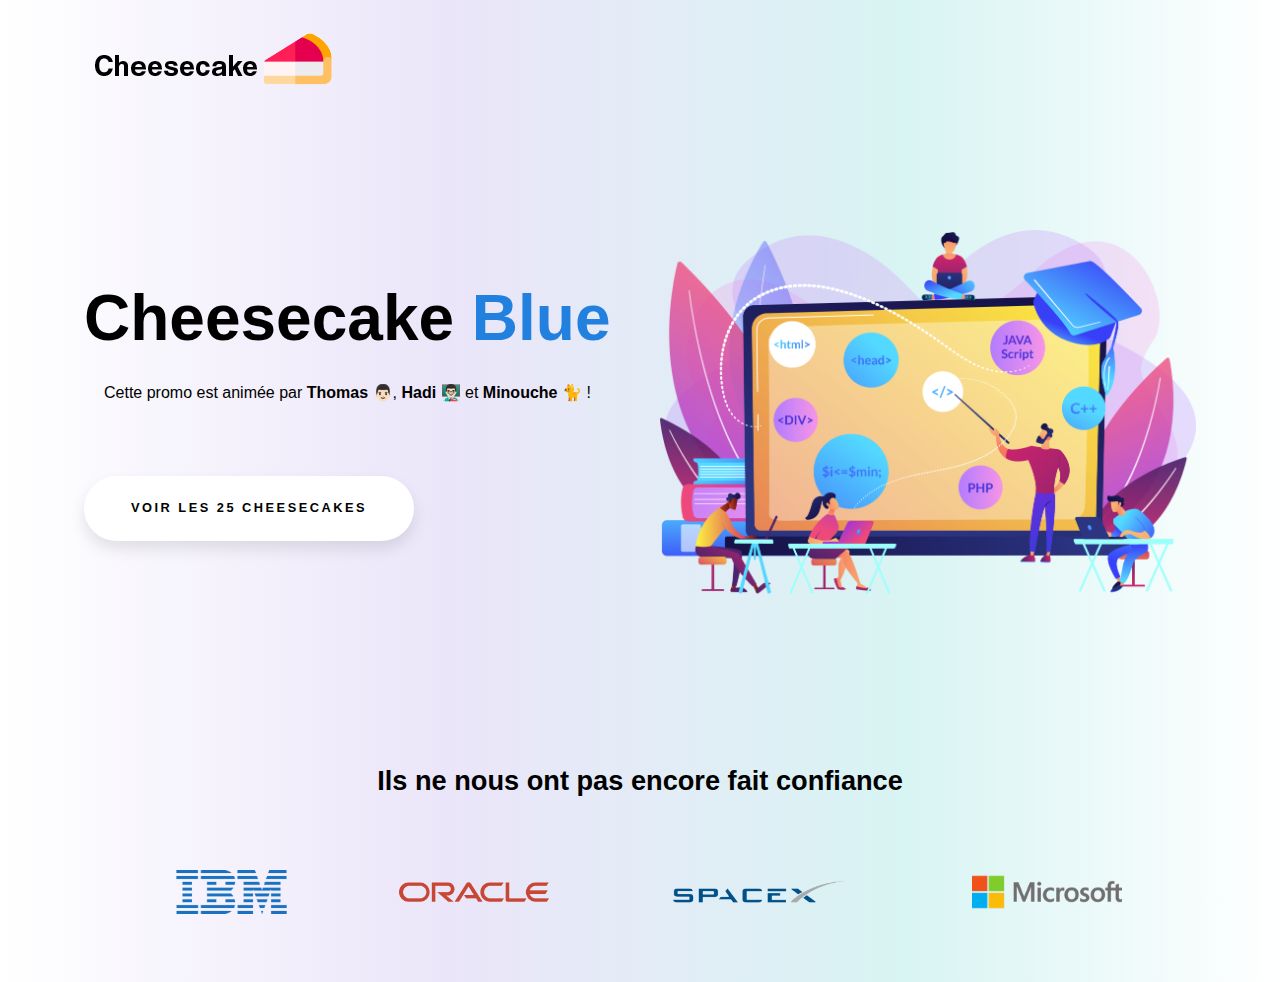
<file: index.html>
<!DOCTYPE html>
<html lang="fr">
<head>
    <meta charset="UTF-8">
    <meta name="viewport" content="width=device-width, initial-scale=1.0">
    <title>Cheesecake</title>
    <link rel="stylesheet" href="./reset.css">
    <link rel="stylesheet" href="./styles.css">
</head>
<body>
    <header><a href="index.html"><img class="logo" src="img/CC-logo.png"></a></header>
    <main>
        <div class="main__container">
            <div class="main__container-left">
                <h1 class="main__title">Cheesecake <span class="main__blue">Blue</span></h1>
                <p class="main__subtitle">Cette promo est animée par <strong class="main__bold">Thomas</strong> 👨🏻, <strong class="main__bold">Hadi</strong> 👨🏻‍🏫 et <strong class="main__bold">Minouche</strong> 🐈 !</p>
                <div class="main__button-container">
                    <a href="./students.html" class="main__button">Voir les 25 Cheesecakes</a>
                </div>
            </div>
            <div class="main__container-right">
                <img class="main__img" src="img/container-right-img.png">
            </div>
        </div>
        <div class="main__bottom-container">
            <h3>Ils ne nous ont pas encore fait confiance</h3>
            <div class="main__logos-container">
                <a href="https://www.ibm.com/fr-fr"><img class="main__logos main__logos--1" src="img/ibm-logo.png"></a>
                <a href="https://www.oracle.com/fr/"><img class="main__logos" src="img/oracle-logo.png"></a>
                <a href="https://www.spacex.com/"><img class="main__logos main__logos--3" src="img/spacex-logo.png"></a>
                <a href="https://www.microsoft.com/fr-fr"><img class="main__logos" src="img/microsoft-logo.png"></a>
            </div>

    </div>
    </main>
    
</body>
</html>
</file>
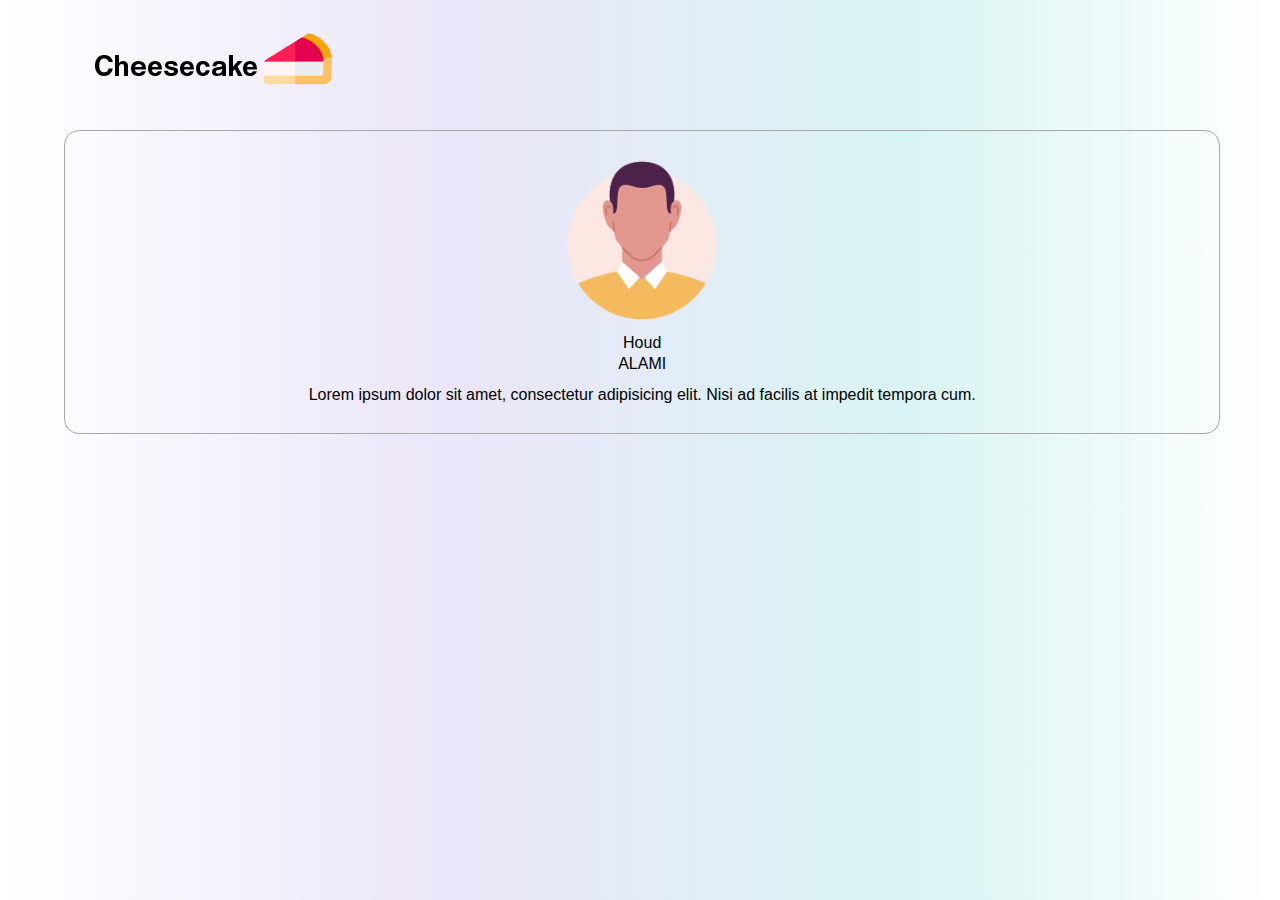
<file: profile.html>
<!DOCTYPE html>
<html lang="fr">
<head>
    <meta charset="UTF-8">
    <meta name="viewport" content="width=device-width, initial-scale=1.0">
    <title>Profil</title>
    <link rel="stylesheet" href="./reset.css">
    <link rel="stylesheet" href="./styles.css">
</head>
<body>
    <header><a href="index.html"><img class="logo" src="img/CC-logo.png"></a></header>
    <main class="main__students-container">

        <div class="main__profil">
            <img src="img/user1.png">
            <div class="main__profil-info">
                <div class="firstname">Houd</div> 
                <div class="lastname">ALAMI</div>
            </div>
            <p class="anecdote">Lorem ipsum dolor sit amet, consectetur adipisicing elit. Nisi ad facilis at impedit tempora cum.</p>
        </div>
    </main>
</body>
</html>
</file>
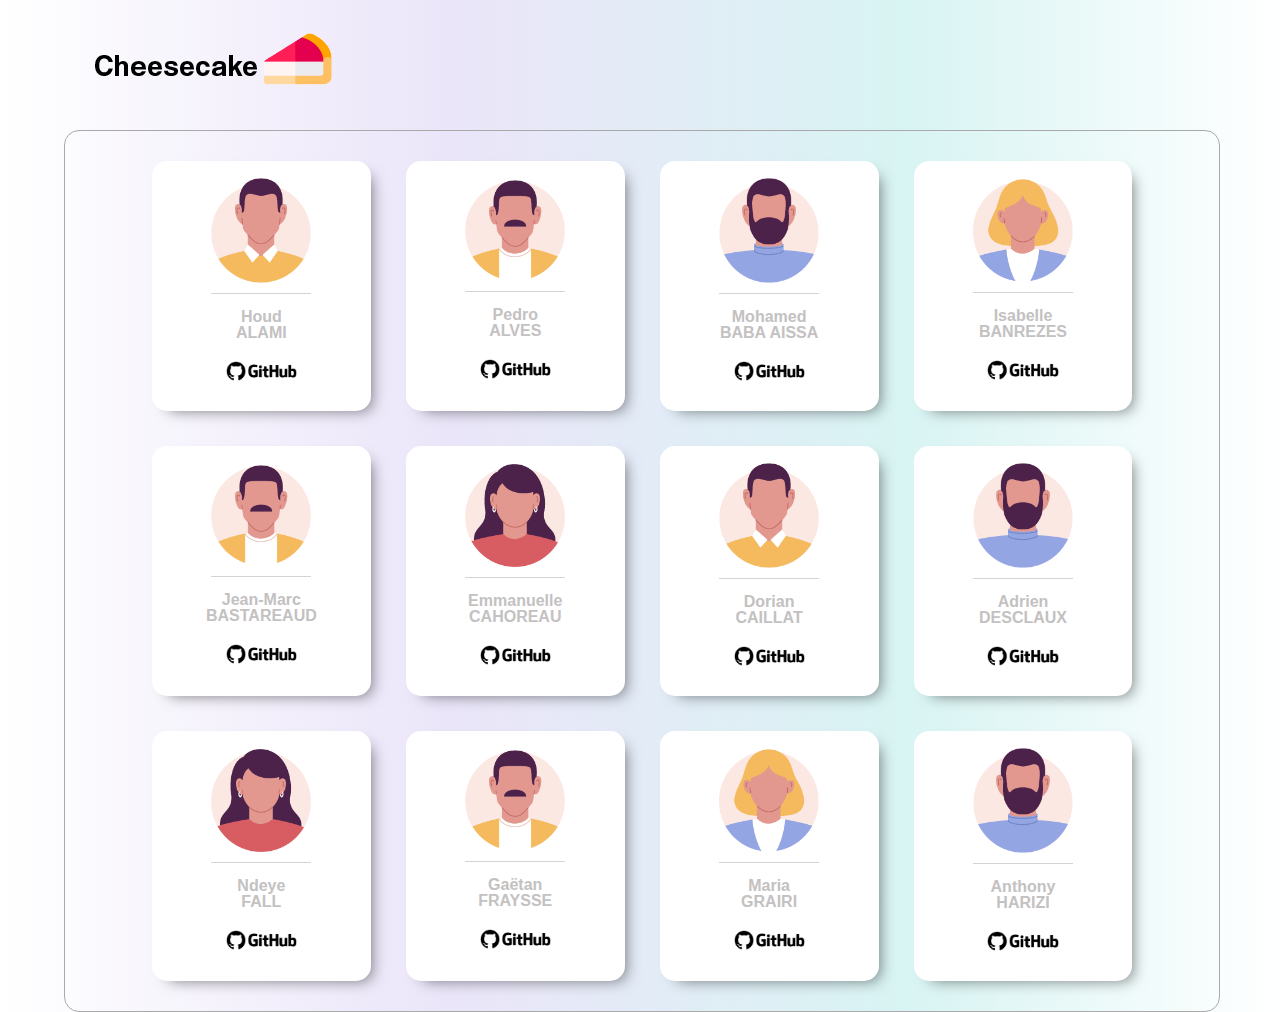
<file: students.html>
<!DOCTYPE html>
<html lang="fr">
<head>
    <meta charset="UTF-8">
    <meta name="viewport" content="width=device-width, initial-scale=1.0">
    <title>Les cheesecakes</title>
    <link rel="stylesheet" href="./reset.css">
    <link rel="stylesheet" href="./styles.css">
</head>
<body>

    <header><a href="index.html"><img class="logo" src="img/CC-logo.png"></a></header>
    <main class="main__students-container">
        <a href="profile.html" class="main__students-cards">
            <div class="main__card-top">
                <img class="user-icon" src="img/user1.png">
            </div>
            <div class="main__students-infos">
                <div class="firstname">Houd</div> 
                <div class="lastname">ALAMI</div>
                <img src="img/git-logo.png" class="git-logo">
            </div>
        </a>
        <a href="profile.html" class="main__students-cards">
            <div class="main__card-top">
                <img class="user-icon" src="img/user5.png">
            </div>
            <div class="main__students-infos">
                <div class="firstname">Pedro</div> 
                <div class="lastname">ALVES</div>
                <img src="img/git-logo.png" class="git-logo">
            </div>
        </a>
        <a href="profile.html" class="main__students-cards">
            <div class="main__card-top">
                <img class="user-icon" src="img/user3.png">
            </div>
            <div class="main__students-infos">
                <div class="firstname">Mohamed</div> 
                <div class="lastname">BABA AISSA</div>
                <img src="img/git-logo.png" class="git-logo">
            </div>
        </a>
        <a href="profile.html" class="main__students-cards">
            <div class="main__card-top">
                <img class="user-icon" src="img/user6.png">
            </div>
            <div class="main__students-infos">
                <div class="firstname">Isabelle</div> 
                <div class="lastname">BANREZES</div>
                <img src="img/git-logo.png" class="git-logo">
            </div>
        </a>
        <a href="profile.html" class="main__students-cards">
            <div class="main__card-top">
                <img class="user-icon" src="img/user5.png">
            </div>
            <div class="main__students-infos">
                <div class="firstname">Jean-Marc</div> 
                <div class="lastname">BASTAREAUD</div>
                <img src="img/git-logo.png" class="git-logo">
            </div>
        </a>
        <a href="profile.html" class="main__students-cards">
            <div class="main__card-top">
                <img class="user-icon" src="img/user2.png">
            </div>
            <div class="main__students-infos">
                <div class="firstname">Emmanuelle</div> 
                <div class="lastname">CAHOREAU</div>
                <img src="img/git-logo.png" class="git-logo">
            </div>
        </a>
        <a href="profile.html" class="main__students-cards">
            <div class="main__card-top">
                <img class="user-icon" src="img/user1.png">
            </div>
            <div class="main__students-infos">
                <div class="firstname">Dorian</div> 
                <div class="lastname">CAILLAT</div>
                <img src="img/git-logo.png" class="git-logo">
            </div>
        </a>
        <a href="profile.html" class="main__students-cards">
            <div class="main__card-top">
                <img class="user-icon" src="img/user3.png">
            </div>
            <div class="main__students-infos">
                <div class="firstname">Adrien</div> 
                <div class="lastname">DESCLAUX</div>
                <img src="img/git-logo.png" class="git-logo">
            </div>
        </a>
        <a href="profile.html" class="main__students-cards">
            <div class="main__card-top">
                <img class="user-icon" src="img/user2.png">
            </div>
            <div class="main__students-infos">
                <div class="firstname">Ndeye</div> 
                <div class="lastname">FALL</div>
                <img src="img/git-logo.png" class="git-logo">
            </div>
        </a>
        <a href="profile.html" class="main__students-cards">
            <div class="main__card-top">
                <img class="user-icon" src="img/user5.png">
            </div>
            <div class="main__students-infos">
                <div class="firstname">Gaëtan</div> 
                <div class="lastname">FRAYSSE</div>
                <img src="img/git-logo.png" class="git-logo">
            </div>
        </a>
        <a href="profile.html" class="main__students-cards">
            <div class="main__card-top">
                <img class="user-icon" src="img/user6.png">
            </div>
            <div class="main__students-infos">
                <div class="firstname">Maria</div> 
                <div class="lastname">GRAIRI</div>
                <img src="img/git-logo.png" class="git-logo">
            </div>
        </a>
        <a href="profile.html" class="main__students-cards">
            <div class="main__card-top">
                <img class="user-icon" src="img/user3.png">
            </div>
            <div class="main__students-infos">
                <div class="firstname">Anthony</div> 
                <div class="lastname">HARIZI</div>
                <img src="img/git-logo.png" class="git-logo">
            </div>
        </a>
    
</body>
</html>
</file>
<file: styles.css>
* {
    @import url('https://fonts.googleapis.com/css2?family=Roboto:ital,wght@0,100;0,300;0,400;0,500;0,700;0,900;1,100;1,300;1,400;1,500;1,700;1,900&display=swap');
    @import url('https://fonts.googleapis.com/css2?family=Raleway:ital,wght@0,100;0,200;0,300;0,400;0,500;0,600;0,700;0,800;0,900;1,100;1,200;1,300;1,400;1,500;1,600;1,700;1,800;1,900&display=swap');
}

body {
    background: rgb(255,255,255);
    background: linear-gradient(90deg, rgba(255,255,255,1) 0%, rgba(235,229,249,1) 35%, rgba(216,244,243,1) 71%, rgba(255,255,255,1) 100%);
    width: 90%;
    height: 100vh;
    font-family: 'Roboto', sans-serif;
    margin: auto;
    gap: 50px;
}

header {
    height: 100px;
}

h3 {
    font-family: 'Raleway', sans-serif;
}

p {
    font-family: 'Raleway', sans-serif;
}

.logo {
    padding: 30px;
    transition: 300ms;
}

.logo:hover {
    transform: scale(1.05);
}

main {
    display: flex;
    justify-content: center;
    align-items: center;
    flex-direction: column;
}

.main__container {
    height: 65%;
    padding-top: 110px;
    display: flex;
    justify-content: center;
    flex-direction: row;
    align-items: center;
}

.main__title {
    font-size: 4rem;
    font-weight: bold;
}

.main__container-left {
    width: 50%;
    padding: 20px;
    display: flex;
    flex-direction: column;
    justify-content: flex-start;
    gap: 15px;
}

.main__button-container {
    display: flex;
    justify-content: flex-start;
    align-items: flex-start;
    padding-top: 20px;

}

.main__container-right {
    width: 50%;
    padding: 20px;
}

.main__img {
    width: 100%;
    max-height: 100%;
}

.main__blue {
    color: rgb(34, 128, 222);
}

.main__subtitle {
    padding: 20px;
}

.main__button {
    background-color: #fff;
    color: #000;
    width: 300px;
    height: 45px;
    font-family: 'Roboto', sans-serif;
    font-size: 0.8rem;
    font-weight: 800;
    letter-spacing: 2.5px;
    padding: 10px 15px;
    margin-top: 20px;
    text-transform: uppercase;
    border: none;
    border-radius: 45px;
    box-shadow: 0px 8px 15px rgba(0, 0, 0, 0.1);
    transition: all 0.3s ease 0s;
    cursor: pointer;
    outline: none;
    display: flex;
    justify-content: center;
    align-items: center;
}

.main__button:hover {
    background-color: rgb(34, 128, 222);
    color: #fff;
    box-shadow: 0px 15px 20px rgba(34, 128, 222, 0.473);
    transform: translateY(-7px);
}

.main__bottom-container {
    width: 100%;
    height: 25%;
    margin-top: 150px;
    display: flex;
    flex-direction: column;
}

.main__bold {
    font-weight: 800;
}

.main__bottom-container h3 {
    font-size: 1.7rem;
    font-weight: bold;
    margin-bottom: 10px;
    display: flex;
    justify-content: center;
}

.main__logos-container {
    display: flex;
    justify-content: space-evenly;
    align-items: center;
}

.main__logos {
    height: 150px;
    transition: 400ms;
}

.main__logos--1 {
    height: 110px;
    transition: 400ms;
}

.main__logos--3 {
    height: 175px;
    transition: 400ms;
}


.main__logos:hover {
    transform: scale(1.02);
    filter: none;
}

/* STUDENTS LIST PAGE */

.main__students-container {
    border: 1px solid darkgrey;
    width:95%;
    padding: 30px;
    border-radius: 15px;
    margin: 30px auto;
    display: flex;
    flex-direction: row;
    justify-content: center;
    flex-wrap: wrap;
    gap: 35px;
}
.main__students-cards {
    box-sizing: border-box;
    background-color: white;
    color: rgb(195, 193, 193);
    font-weight: 600;
    width: 20%;
    height: 250px;
    padding: 12px;
    border-radius: 15px;
    box-shadow: 8px 7px 15px -8px rgba(0,0,0,0.55);
    display: flex;
    flex-direction: column;
    flex-wrap: wrap;
    align-items: center;
    justify-content: center;
    gap: 12px;
    transition: 300ms;
    text-align: center;
}

.main__students-cards:hover {
    transform: scale(1.02);
    color: #FF1E55;
}

.user-icon {
    width: 100px;
    padding-bottom: 10px;
    border-bottom: 1px solid lightgrey;

}

.git-logo {
    height: 40px;
    padding-top: 10px;
    filter: grayscale(100%);
    transition: 300ms;
}

.git-logo:hover {
    height: 40px;
    padding-top: 10px;
    filter: none;
}

.main__profil {
    display: flex;
    flex-direction: column;
    justify-content: center;
    align-items: center;
    gap: 15px;
}

.main__profil img {
    width: 150px;
}

.main__profil-info {
    display: flex;
    flex-direction: column;
    justify-content: center;
    align-items: center;
    gap: 5px;
}
</file>
